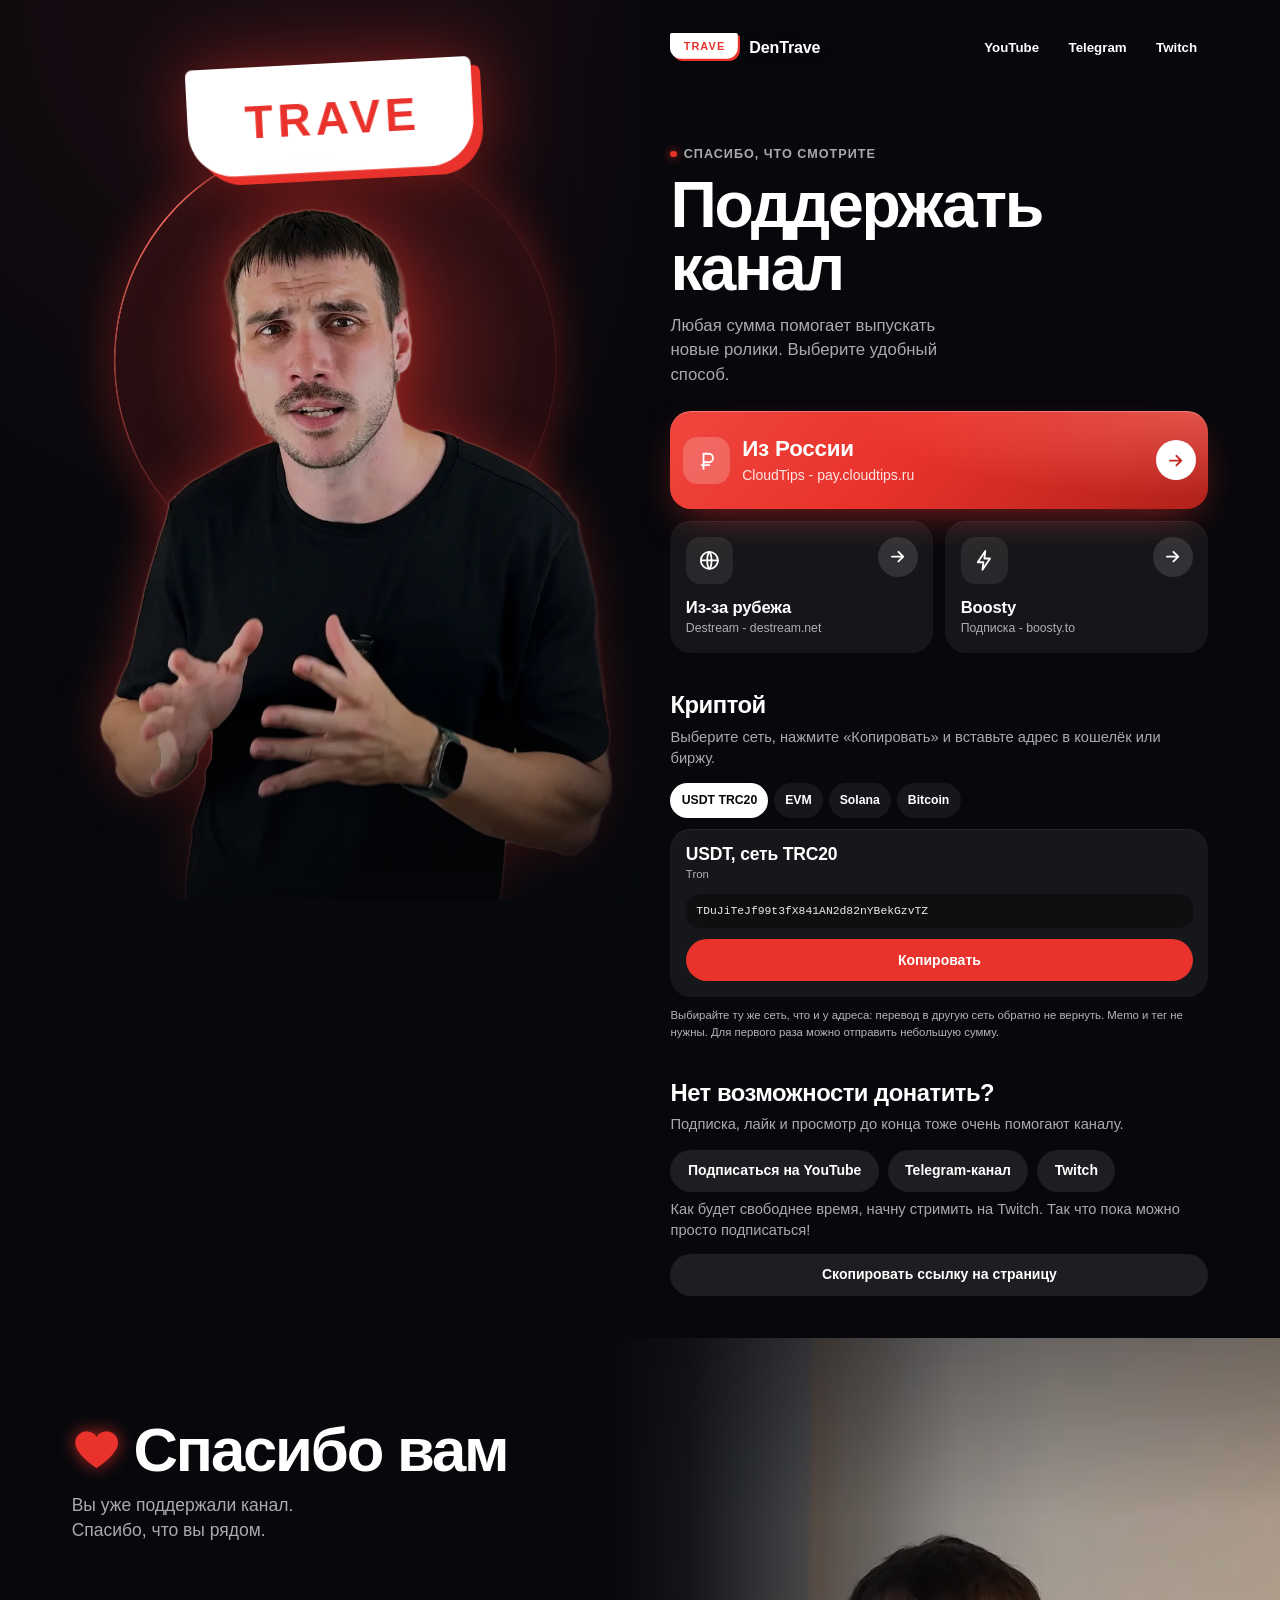
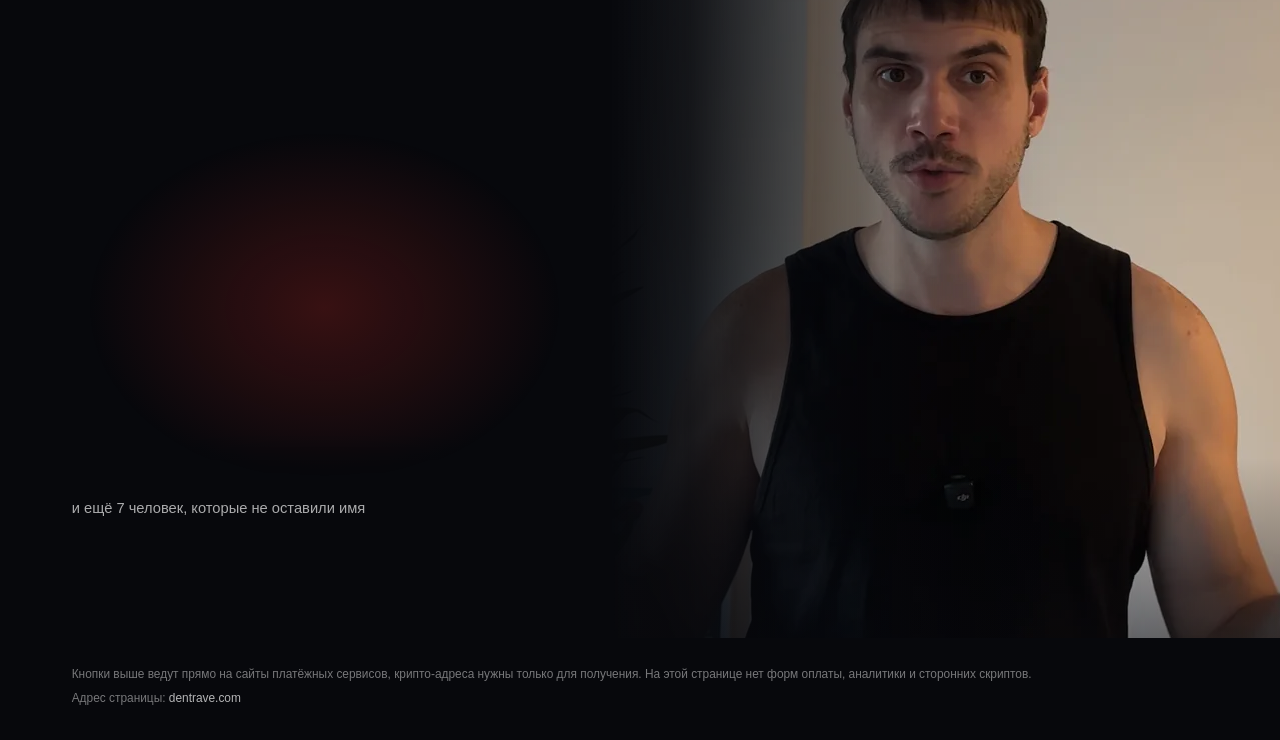
<file: index.html>
<!doctype html>
<html lang="ru">
<head>
<meta charset="utf-8">
<meta name="viewport" content="width=device-width, initial-scale=1, viewport-fit=cover">
<meta http-equiv="Content-Security-Policy" content="default-src 'none'; script-src 'self'; style-src 'self'; img-src 'self'; font-src 'self'; connect-src 'none'; base-uri 'none'; form-action 'none'">
<meta name="referrer" content="no-referrer">
<meta name="color-scheme" content="dark">
<meta name="theme-color" content="#07080c">
<title>Поддержать DenTrave</title>
<meta name="description" content="Поддержать канал DenTrave: CloudTips для зрителей из России, Destream из-за рубежа, Boosty, крипта. Спасибо, что смотрите.">
<link rel="canonical" href="https://dentrave.com/">
<meta property="og:type" content="website">
<meta property="og:site_name" content="DenTrave">
<meta property="og:title" content="Поддержать канал DenTrave">
<meta property="og:description" content="Спасибо, что смотрите. Карты, подписка и крипта: способы поддержать канал в одном месте.">
<meta property="og:url" content="https://dentrave.com/">
<meta property="og:image" content="https://dentrave.com/img/og.jpg">
<meta property="og:image:width" content="1200">
<meta property="og:image:height" content="630">
<meta name="twitter:card" content="summary_large_image">
<link rel="icon" type="image/png" sizes="32x32" href="img/favicon-32.png">
<link rel="apple-touch-icon" href="img/apple-touch-icon.png">
<link rel="stylesheet" href="style.css">
<script src="app.js" defer></script>
</head>
<body>

<div class="stage" id="top">

  <header class="top">
    <a class="brand" href="#top" aria-label="DenTrave, наверх">
      <svg class="mark" viewBox="0 0 1032 411" aria-hidden="true" focusable="false">
        <path d="M56 32H1008A24 24 0 0 1 1032 56V250A161 161 0 0 1 871 411H193A161 161 0 0 1 32 250V56A24 24 0 0 1 56 32Z" fill="#e8322b"/>
        <path d="M24 0H976A24 24 0 0 1 1000 24V218A161 161 0 0 1 839 379H161A161 161 0 0 1 0 218V24A24 24 0 0 1 24 0Z" fill="#fff"/>
        <text x="508" y="247" text-anchor="middle" font-family="'Helvetica Neue',Helvetica,Arial,sans-serif" font-weight="700" font-size="161" letter-spacing="16" fill="#e8322b">TRAVE</text>
      </svg>
      <span class="brand-name">DenTrave</span>
    </a>
    <nav class="top-links" aria-label="Каналы">
      <a href="https://www.youtube.com/@DenTrave" target="_blank" rel="noopener noreferrer">YouTube</a>
      <a href="https://t.me/dentraveai" target="_blank" rel="noopener noreferrer">Telegram</a>
      <a href="https://www.twitch.tv/dentraveai" target="_blank" rel="noopener noreferrer">Twitch</a>
    </nav>
  </header>

  <div class="photo">
    <div class="aura" aria-hidden="true">
      <svg class="biglogo" viewBox="0 0 1032 411" focusable="false">
        <path d="M56 32H1008A24 24 0 0 1 1032 56V250A161 161 0 0 1 871 411H193A161 161 0 0 1 32 250V56A24 24 0 0 1 56 32Z" fill="#e8322b"/>
        <path d="M24 0H976A24 24 0 0 1 1000 24V218A161 161 0 0 1 839 379H161A161 161 0 0 1 0 218V24A24 24 0 0 1 24 0Z" fill="#fff"/>
        <text x="508" y="247" text-anchor="middle" font-family="'Helvetica Neue',Helvetica,Arial,sans-serif" font-weight="700" font-size="161" letter-spacing="16" fill="#e8322b">TRAVE</text>
      </svg>
      <span class="ring"></span></div>
    <img class="cut" src="img/hero.webp" width="950" height="1166" alt="Ден, автор канала DenTrave" fetchpriority="high">
    <div class="shade" aria-hidden="true"></div>
  </div>

  <section class="copy">
    <p class="eyebrow"><span class="dot" aria-hidden="true"></span>Спасибо, что смотрите</p>
    <h1>Поддержать<br>канал</h1>
    <p class="lead">Любая сумма помогает выпускать новые ролики. Выберите удобный способ.</p>
  </section>

  <section class="ways" aria-label="Способы поддержки">
    <a class="way way-main" href="https://pay.cloudtips.ru/p/e88f9b66" target="_blank" rel="noopener noreferrer">
      <span class="ico" aria-hidden="true">
        <svg viewBox="0 0 24 24"><path d="M9 21V5h5.5a4.5 4.5 0 0 1 0 9H9M7 17h8"/></svg>
      </span>
      <span class="txt"><b>Из России</b><span>CloudTips - pay.cloudtips.ru</span></span>
      <span class="go" aria-hidden="true"><svg viewBox="0 0 24 24"><path d="M5 12h14M13 6l6 6-6 6"/></svg></span>
    </a>

    <a class="way" href="https://destream.net/live/DenTrave/donate" target="_blank" rel="noopener noreferrer">
      <span class="ico" aria-hidden="true">
        <svg viewBox="0 0 24 24"><circle cx="12" cy="12" r="9"/><path d="M3 12h18M12 3c3 3 3 15 0 18M12 3c-3 3-3 15 0 18"/></svg>
      </span>
      <span class="txt"><b>Из-за рубежа</b><span>Destream - destream.net</span></span>
      <span class="go" aria-hidden="true"><svg viewBox="0 0 24 24"><path d="M5 12h14M13 6l6 6-6 6"/></svg></span>
    </a>

    <a class="way" href="https://boosty.to/dentrave" target="_blank" rel="noopener noreferrer">
      <span class="ico" aria-hidden="true">
        <svg viewBox="0 0 24 24"><path d="M13 2 5 14h6l-1 8 8-12h-6z"/></svg>
      </span>
      <span class="txt"><b>Boosty</b><span>Подписка - boosty.to</span></span>
      <span class="go" aria-hidden="true"><svg viewBox="0 0 24 24"><path d="M5 12h14M13 6l6 6-6 6"/></svg></span>
    </a>
  </section>

  <section class="crypto" aria-label="Крипто">
    <h2>Криптой</h2>
    <p>Выберите сеть, нажмите «Копировать» и вставьте адрес в кошелёк или биржу.</p>
    <div class="wallets">
      <div class="wallet" data-net="USDT TRC20">
        <div class="wtxt"><b>USDT, сеть TRC20</b><span>Tron</span></div>
        <code>TDuJiTeJf99t3fX841AN2d82nYBekGzvTZ</code>
        <button class="cbtn" type="button" data-copy="TDuJiTeJf99t3fX841AN2d82nYBekGzvTZ" aria-label="Скопировать адрес USDT в сети TRC20 (Tron)">Копировать</button>
      </div>
      <div class="wallet" data-net="EVM">
        <div class="wtxt"><b>ERC20 и все EVM-сети</b><span>Ethereum, Arbitrum, BNB Chain (BEP20), Optimism, Base, Polygon и другие</span></div>
        <code>0x8A94851Ca0f415101533F7eCD9D9f8a379725265</code>
        <button class="cbtn" type="button" data-copy="0x8A94851Ca0f415101533F7eCD9D9f8a379725265" aria-label="Скопировать адрес для Ethereum и всех EVM-сетей (ERC20, BEP20, Arbitrum, Optimism)">Копировать</button>
      </div>
      <div class="wallet" data-net="Solana">
        <div class="wtxt"><b>Solana</b><span>SOL и токены сети Solana</span></div>
        <code>FCLWTr9eG371x26NEVd2N9ucoYqgGYzqdayM4wzNDB7k</code>
        <button class="cbtn" type="button" data-copy="FCLWTr9eG371x26NEVd2N9ucoYqgGYzqdayM4wzNDB7k" aria-label="Скопировать адрес в сети Solana">Копировать</button>
      </div>
      <div class="wallet" data-net="Bitcoin">
        <div class="wtxt"><b>Bitcoin</b><span>BTC, только сеть Bitcoin</span></div>
        <code>bc1q7mzrccc0u37mglz9jafmezpzfsd84qvfvjjr7j</code>
        <button class="cbtn" type="button" data-copy="bc1q7mzrccc0u37mglz9jafmezpzfsd84qvfvjjr7j" aria-label="Скопировать адрес Bitcoin (BTC)">Копировать</button>
      </div>
    </div>
    <p class="crypto-warn">Выбирайте ту же сеть, что и у адреса: перевод в другую сеть обратно не вернуть. Memo и тег не нужны. Для первого раза можно отправить небольшую сумму.</p>
  </section>

  <section class="free" aria-label="Бесплатная поддержка">
    <h2>Нет возможности донатить?</h2>
    <p>Подписка, лайк и просмотр до конца тоже очень помогают каналу.</p>
    <div class="free-row">
      <a class="btn" href="https://www.youtube.com/@DenTrave" target="_blank" rel="noopener noreferrer">Подписаться на YouTube</a>
      <a class="btn" href="https://t.me/dentraveai" target="_blank" rel="noopener noreferrer">Telegram-канал</a>
      <a class="btn" href="https://www.twitch.tv/dentraveai" target="_blank" rel="noopener noreferrer">Twitch</a>
    </div>
    <p class="stream-note">Как будет свободнее время, начну стримить на Twitch. Так что пока можно просто подписаться!</p>
    <button class="btn share" id="share" type="button" hidden>Отправить ссылку другу</button>
  </section>

</div>

<section class="gratitude" aria-labelledby="gratitude-title">
  <figure class="gphoto">
    <img src="img/thanks.webp" width="1200" height="900" alt="Ден разводит руки в благодарность" loading="lazy">
    <span class="gshade" aria-hidden="true"></span>
  </figure>
  <div class="gwrap">
    <div class="gtext">
      <h2 id="gratitude-title">
        <svg class="heart" viewBox="0 0 24 24" aria-hidden="true" focusable="false"><path d="M12 21s-7.2-4.6-9.6-9.3A5.6 5.6 0 0 1 12 5.8a5.6 5.6 0 0 1 9.6 5.9C19.2 16.4 12 21 12 21z"/></svg>
        Спасибо вам
      </h2>
      <p class="gratitude-lead">Вы уже поддержали канал. Спасибо, что вы рядом.</p>
    </div>
    <div class="sky" id="sky">
      <span class="glow" aria-hidden="true"></span>
      <ul class="donors" id="donors" aria-label="Люди, которые поддержали канал">
        <li>Роман</li>
        <li>dinamid</li>
        <li>Маликов</li>
        <li>Подписчик</li>
        <li>Артём М.</li>
        <li>Alina G.</li>
        <li>Valeriy R.</li>
        <li>Ametrin Y.</li>
        <li>Лёша</li>
        <li>iGor</li>
        <li>Alexish</li>
        <li>Kosmos0319</li>
        <li>Михаил</li>
        <li>Артём</li>
        <li>Юра</li>
        <li>Дамескус</li>
        <li>КролИИчья нора</li>
        <li>MeiYO S.</li>
        <li>Человек-без-ии-агента-(пока)</li>
      </ul>
    </div>
    <p class="donors-more">и ещё 7 человек, которые не оставили имя</p>
  </div>
</section>

<footer class="foot">
  <p>Кнопки выше ведут прямо на сайты платёжных сервисов, крипто-адреса нужны только для получения. На этой странице нет форм оплаты, аналитики и сторонних скриптов.</p>
  <p>Адрес страницы: <span class="addr">dentrave.com</span></p>
</footer>

</body>
</html>
</file>
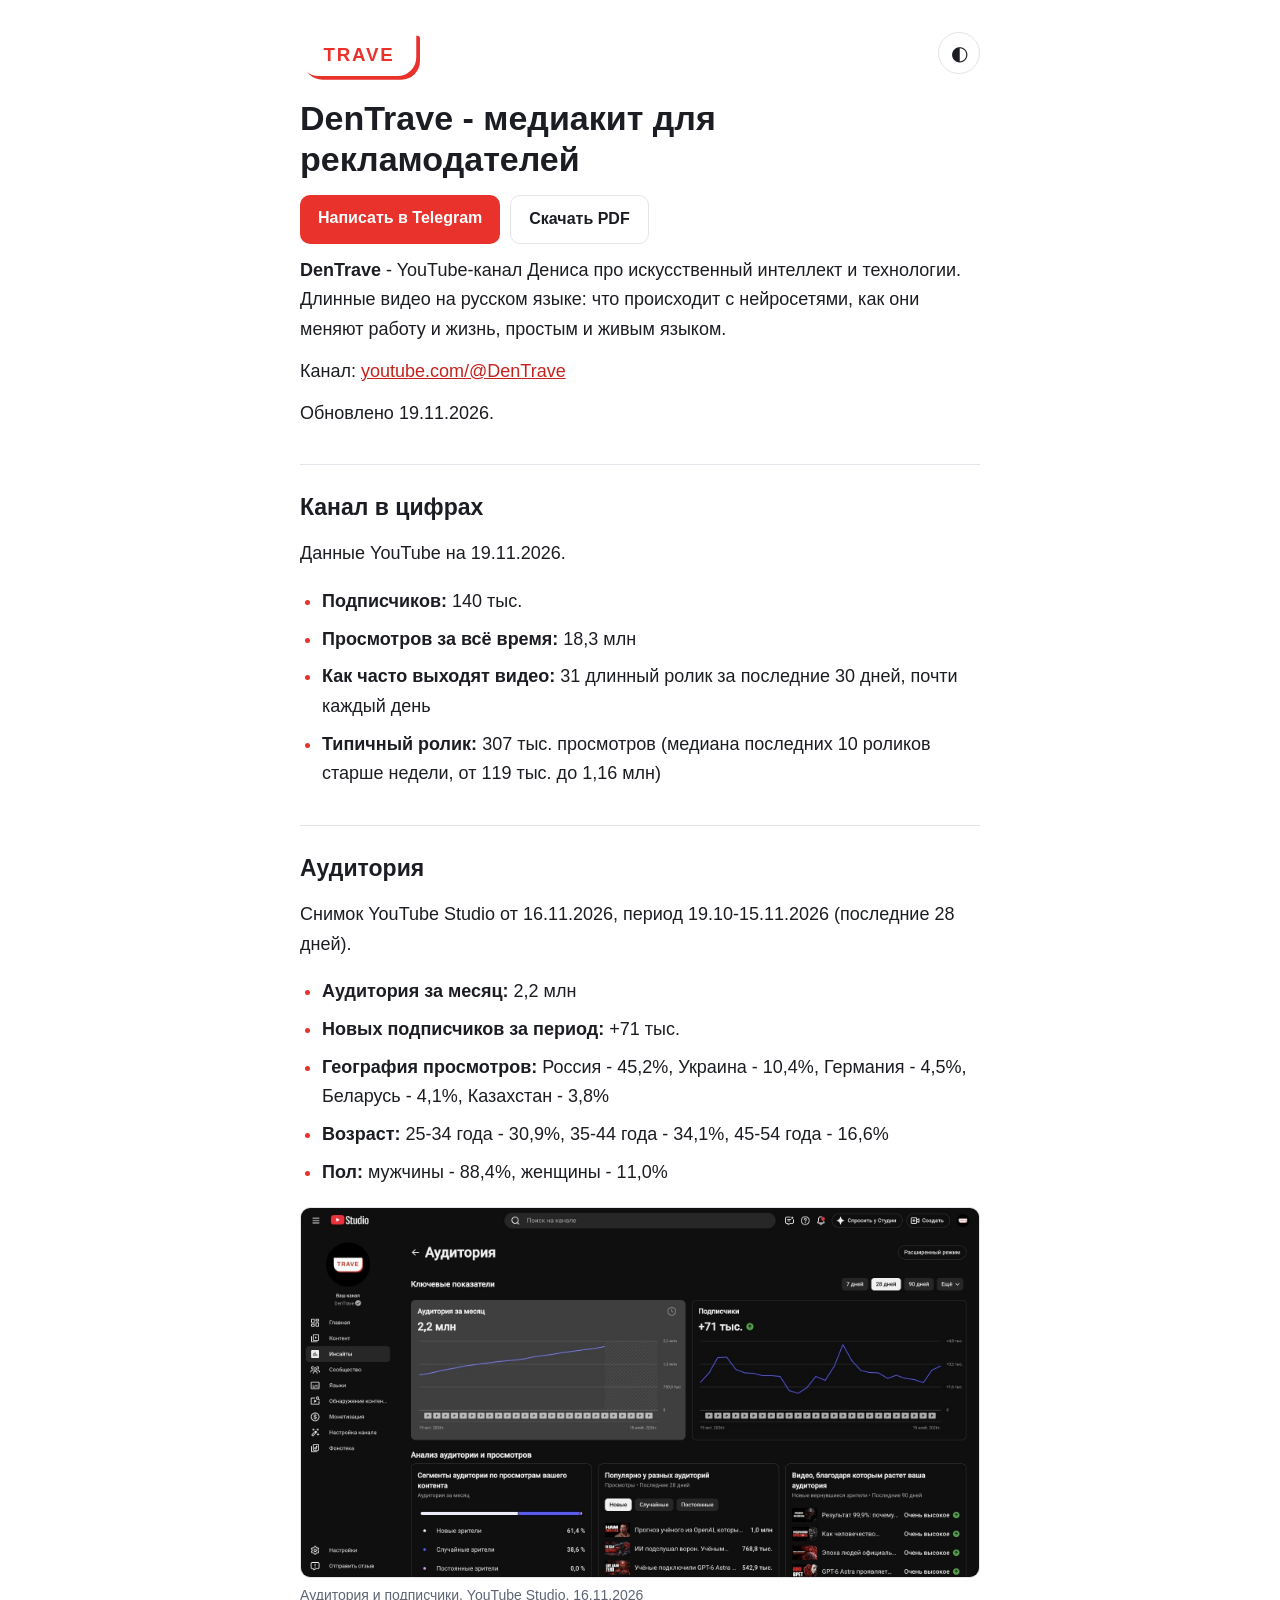
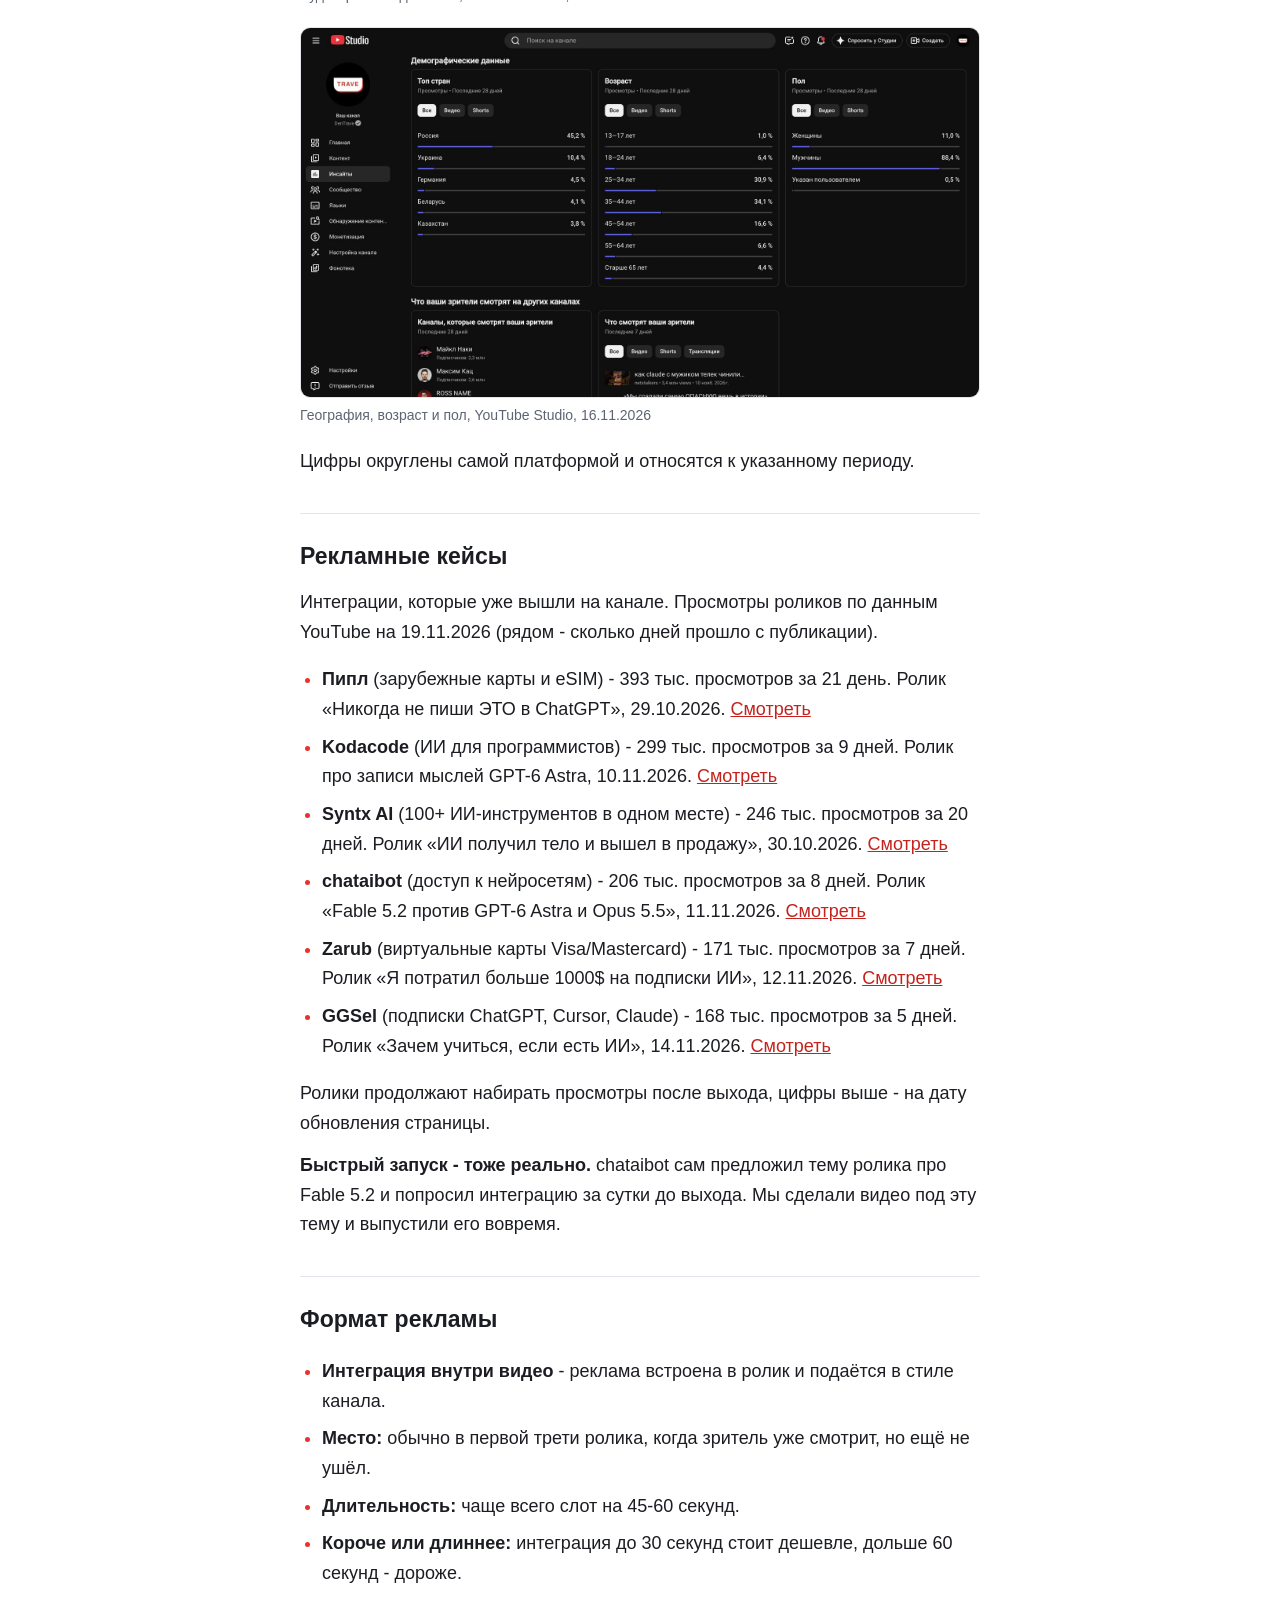
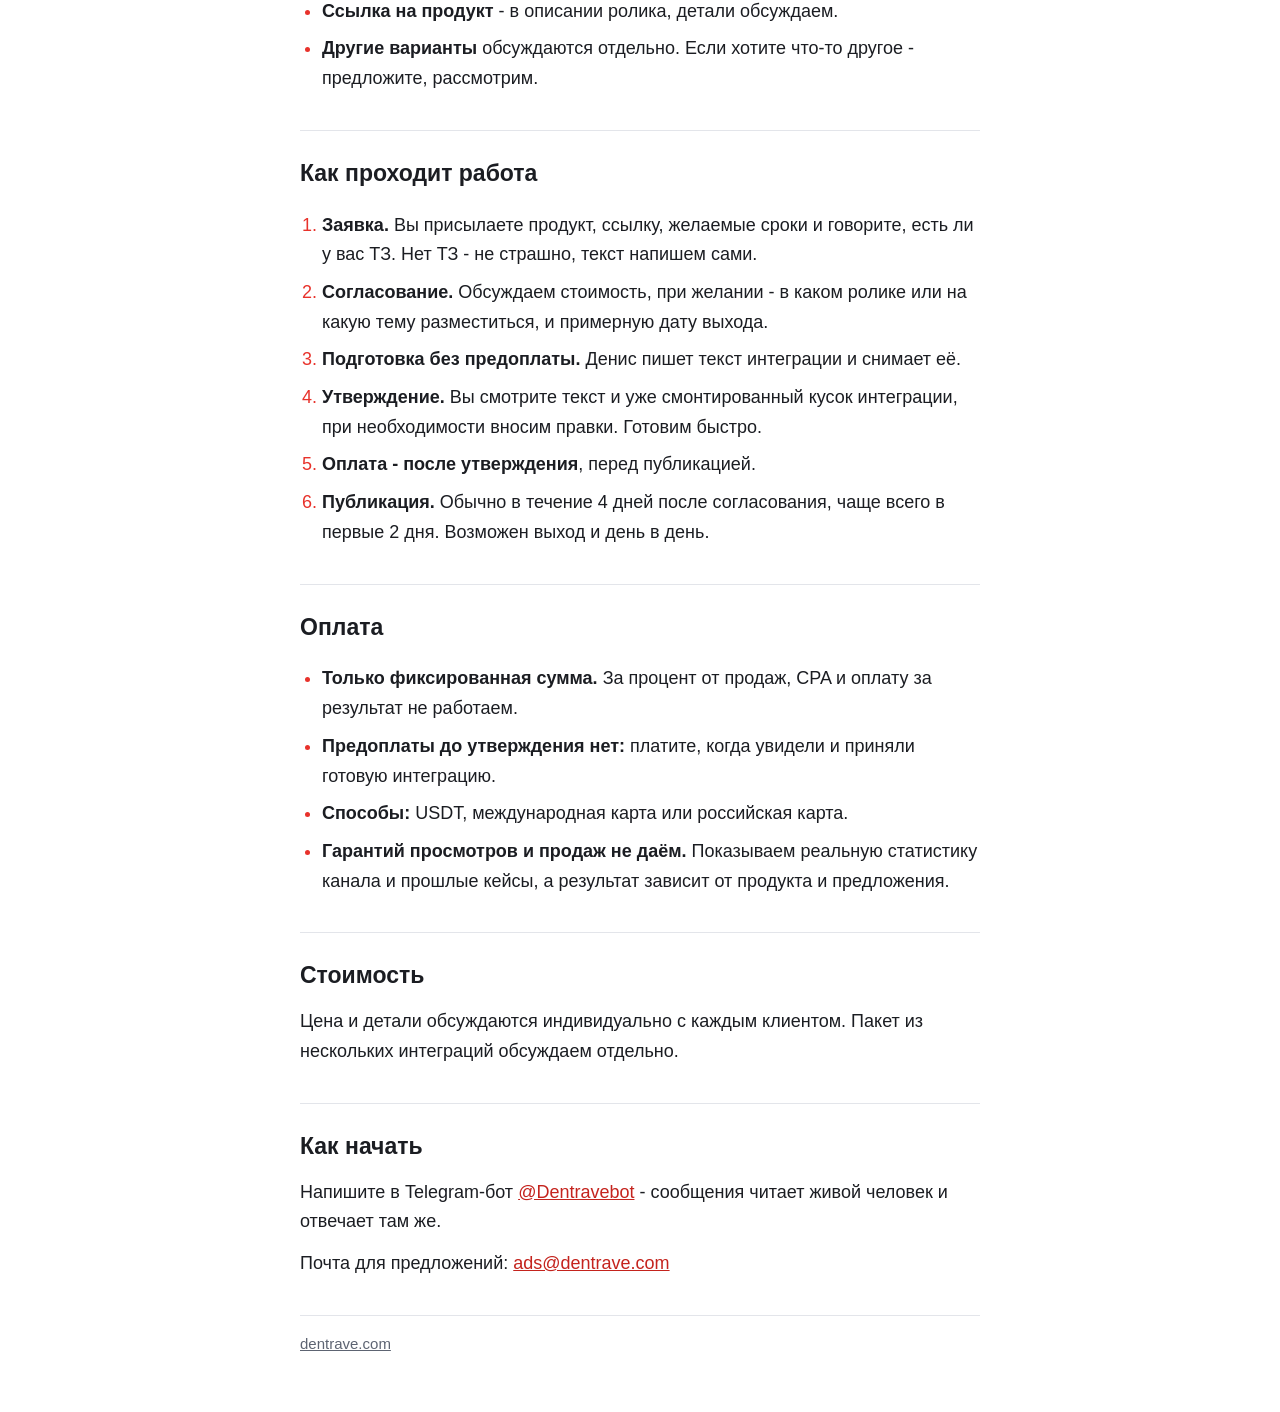
<file: mediakit/index.html>
<!doctype html>
<html lang="ru">
<head>
<meta charset="utf-8">
<meta name="viewport" content="width=device-width, initial-scale=1, viewport-fit=cover">
<meta http-equiv="Content-Security-Policy" content="default-src 'none'; script-src 'self'; style-src 'self'; img-src 'self'; base-uri 'none'; form-action 'none'">
<meta name="referrer" content="no-referrer">
<meta name="color-scheme" content="light dark">
<title>DenTrave - медиакит для рекламодателей</title>
<meta name="description" content="Реклама на YouTube-канале DenTrave: цифры канала, формат интеграций и как начать.">
<link rel="canonical" href="https://dentrave.com/mediakit/">
<meta property="og:title" content="DenTrave - медиакит для рекламодателей">
<meta property="og:url" content="https://dentrave.com/mediakit/">
<meta property="og:image" content="https://dentrave.com/img/og.jpg">
<link rel="icon" href="../img/favicon-32.png">
<link rel="stylesheet" href="style.css">
<script src="theme.js" defer></script>
</head>
<body>
<main>
<header><button id="theme" type="button" aria-label="Переключить дневной и ночной режим">◐</button><svg class="mark" viewBox="0 0 1032 411" role="img" aria-label="TRAVE"><path d="M56 32H1008A24 24 0 0 1 1032 56V250A161 161 0 0 1 871 411H193A161 161 0 0 1 32 250V56A24 24 0 0 1 56 32Z" fill="#e8322b"/><path d="M24 0H976A24 24 0 0 1 1000 24V218A161 161 0 0 1 839 379H161A161 161 0 0 1 0 218V24A24 24 0 0 1 24 0Z" fill="#fff"/><text x="508" y="247" text-anchor="middle" font-family="Helvetica Neue,Helvetica,Arial,sans-serif" font-weight="700" font-size="161" letter-spacing="16" fill="#e8322b">TRAVE</text></svg><h1>DenTrave - медиакит для рекламодателей</h1>
<p class="links"><a class="btn" href="https://t.me/Dentravebot" target="_blank" rel="noopener noreferrer">Написать в Telegram</a>
<a class="btn ghost" href="DenTrave-mediakit.pdf" download>Скачать PDF</a></p></header>
<article>
<p><strong>DenTrave</strong> - YouTube-канал Дениса про искусственный интеллект и технологии. Длинные видео на русском языке: что происходит с нейросетями, как они меняют работу и жизнь, простым и живым языком.</p>
<p>Канал: <a href="https://www.youtube.com/@DenTrave" target="_blank" rel="noopener noreferrer">youtube.com/@DenTrave</a></p>
<p>Обновлено 19.11.2026.</p>
<h2>Канал в цифрах</h2>
<p>Данные YouTube на 19.11.2026.</p>
<ul>
<li><strong>Подписчиков:</strong> 140 тыс.</li>
<li><strong>Просмотров за всё время:</strong> 18,3 млн</li>
<li><strong>Как часто выходят видео:</strong> 31 длинный ролик за последние 30 дней, почти каждый день</li>
<li><strong>Типичный ролик:</strong> 307 тыс. просмотров (медиана последних 10 роликов старше недели, от 119 тыс. до 1,16 млн)</li>
</ul>
<h2>Аудитория</h2>
<p>Снимок YouTube Studio от 16.11.2026, период 19.10-15.11.2026 (последние 28 дней).</p>
<ul>
<li><strong>Аудитория за месяц:</strong> 2,2 млн</li>
<li><strong>Новых подписчиков за период:</strong> +71 тыс.</li>
<li><strong>География просмотров:</strong> Россия - 45,2%, Украина - 10,4%, Германия - 4,5%, Беларусь - 4,1%, Казахстан - 3,8%</li>
<li><strong>Возраст:</strong> 25-34 года - 30,9%, 35-44 года - 34,1%, 45-54 года - 16,6%</li>
<li><strong>Пол:</strong> мужчины - 88,4%, женщины - 11,0%</li>
</ul>
<figure><a href="img/stats-audience.jpg"><img src="img/stats-audience.jpg" alt="Аудитория и подписчики, YouTube Studio, 16.11.2026" loading="lazy"></a><figcaption>Аудитория и подписчики, YouTube Studio, 16.11.2026</figcaption></figure>
<figure><a href="img/stats-demographics.jpg"><img src="img/stats-demographics.jpg" alt="География, возраст и пол, YouTube Studio, 16.11.2026" loading="lazy"></a><figcaption>География, возраст и пол, YouTube Studio, 16.11.2026</figcaption></figure>
<p>Цифры округлены самой платформой и относятся к указанному периоду.</p>
<h2>Рекламные кейсы</h2>
<p>Интеграции, которые уже вышли на канале. Просмотры роликов по данным YouTube на 19.11.2026 (рядом - сколько дней прошло с публикации).</p>
<ul>
<li><strong>Пипл</strong> (зарубежные карты и eSIM) - 393 тыс. просмотров за 21 день. Ролик «Никогда не пиши ЭТО в ChatGPT», 29.10.2026. <a href="https://youtu.be/ytTdqR_zYVg" target="_blank" rel="noopener noreferrer">Смотреть</a></li>
<li><strong>Kodacode</strong> (ИИ для программистов) - 299 тыс. просмотров за 9 дней. Ролик про записи мыслей GPT-6 Astra, 10.11.2026. <a href="https://youtu.be/pQbqpm4K7_Q" target="_blank" rel="noopener noreferrer">Смотреть</a></li>
<li><strong>Syntx AI</strong> (100+ ИИ-инструментов в одном месте) - 246 тыс. просмотров за 20 дней. Ролик «ИИ получил тело и вышел в продажу», 30.10.2026. <a href="https://youtu.be/9qxL7YBPpvs" target="_blank" rel="noopener noreferrer">Смотреть</a></li>
<li><strong>chataibot</strong> (доступ к нейросетям) - 206 тыс. просмотров за 8 дней. Ролик «Fable 5.2 против GPT-6 Astra и Opus 5.5», 11.11.2026. <a href="https://youtu.be/nQtOGUpP0YU" target="_blank" rel="noopener noreferrer">Смотреть</a></li>
<li><strong>Zarub</strong> (виртуальные карты Visa/Mastercard) - 171 тыс. просмотров за 7 дней. Ролик «Я потратил больше 1000$ на подписки ИИ», 12.11.2026. <a href="https://youtu.be/kemyzkbiHWM" target="_blank" rel="noopener noreferrer">Смотреть</a></li>
<li><strong>GGSel</strong> (подписки ChatGPT, Cursor, Claude) - 168 тыс. просмотров за 5 дней. Ролик «Зачем учиться, если есть ИИ», 14.11.2026. <a href="https://youtu.be/IYRuo2auBAg" target="_blank" rel="noopener noreferrer">Смотреть</a></li>
</ul>
<p>Ролики продолжают набирать просмотры после выхода, цифры выше - на дату обновления страницы.</p>
<p><strong>Быстрый запуск - тоже реально.</strong> chataibot сам предложил тему ролика про Fable 5.2 и попросил интеграцию за сутки до выхода. Мы сделали видео под эту тему и выпустили его вовремя.</p>
<h2>Формат рекламы</h2>
<ul>
<li><strong>Интеграция внутри видео</strong> - реклама встроена в ролик и подаётся в стиле канала.</li>
<li><strong>Место:</strong> обычно в первой трети ролика, когда зритель уже смотрит, но ещё не ушёл.</li>
<li><strong>Длительность:</strong> чаще всего слот на 45-60 секунд.</li>
<li><strong>Короче или длиннее:</strong> интеграция до 30 секунд стоит дешевле, дольше 60 секунд - дороже.</li>
<li><strong>Ссылка на продукт</strong> - в описании ролика, детали обсуждаем.</li>
<li><strong>Другие варианты</strong> обсуждаются отдельно. Если хотите что-то другое - предложите, рассмотрим.</li>
</ul>
<h2>Как проходит работа</h2>
<ol>
<li><strong>Заявка.</strong> Вы присылаете продукт, ссылку, желаемые сроки и говорите, есть ли у вас ТЗ. Нет ТЗ - не страшно, текст напишем сами.</li>
<li><strong>Согласование.</strong> Обсуждаем стоимость, при желании - в каком ролике или на какую тему разместиться, и примерную дату выхода.</li>
<li><strong>Подготовка без предоплаты.</strong> Денис пишет текст интеграции и снимает её.</li>
<li><strong>Утверждение.</strong> Вы смотрите текст и уже смонтированный кусок интеграции, при необходимости вносим правки. Готовим быстро.</li>
<li><strong>Оплата - после утверждения</strong>, перед публикацией.</li>
<li><strong>Публикация.</strong> Обычно в течение 4 дней после согласования, чаще всего в первые 2 дня. Возможен выход и день в день.</li>
</ol>
<h2>Оплата</h2>
<ul>
<li><strong>Только фиксированная сумма.</strong> За процент от продаж, CPA и оплату за результат не работаем.</li>
<li><strong>Предоплаты до утверждения нет:</strong> платите, когда увидели и приняли готовую интеграцию.</li>
<li><strong>Способы:</strong> USDT, международная карта или российская карта.</li>
<li><strong>Гарантий просмотров и продаж не даём.</strong> Показываем реальную статистику канала и прошлые кейсы, а результат зависит от продукта и предложения.</li>
</ul>
<h2>Стоимость</h2>
<p>Цена и детали обсуждаются индивидуально с каждым клиентом. Пакет из нескольких интеграций обсуждаем отдельно.</p>
<h2>Как начать</h2>
<p>Напишите в Telegram-бот <a href="https://t.me/Dentravebot" target="_blank" rel="noopener noreferrer">@Dentravebot</a> - сообщения читает живой человек и отвечает там же.</p>
<p>Почта для предложений: <a href="mailto:ads@dentrave.com">ads@dentrave.com</a></p>
</article>
<footer><a href="../">dentrave.com</a></footer>
</main>
</body>
</html>
</file>
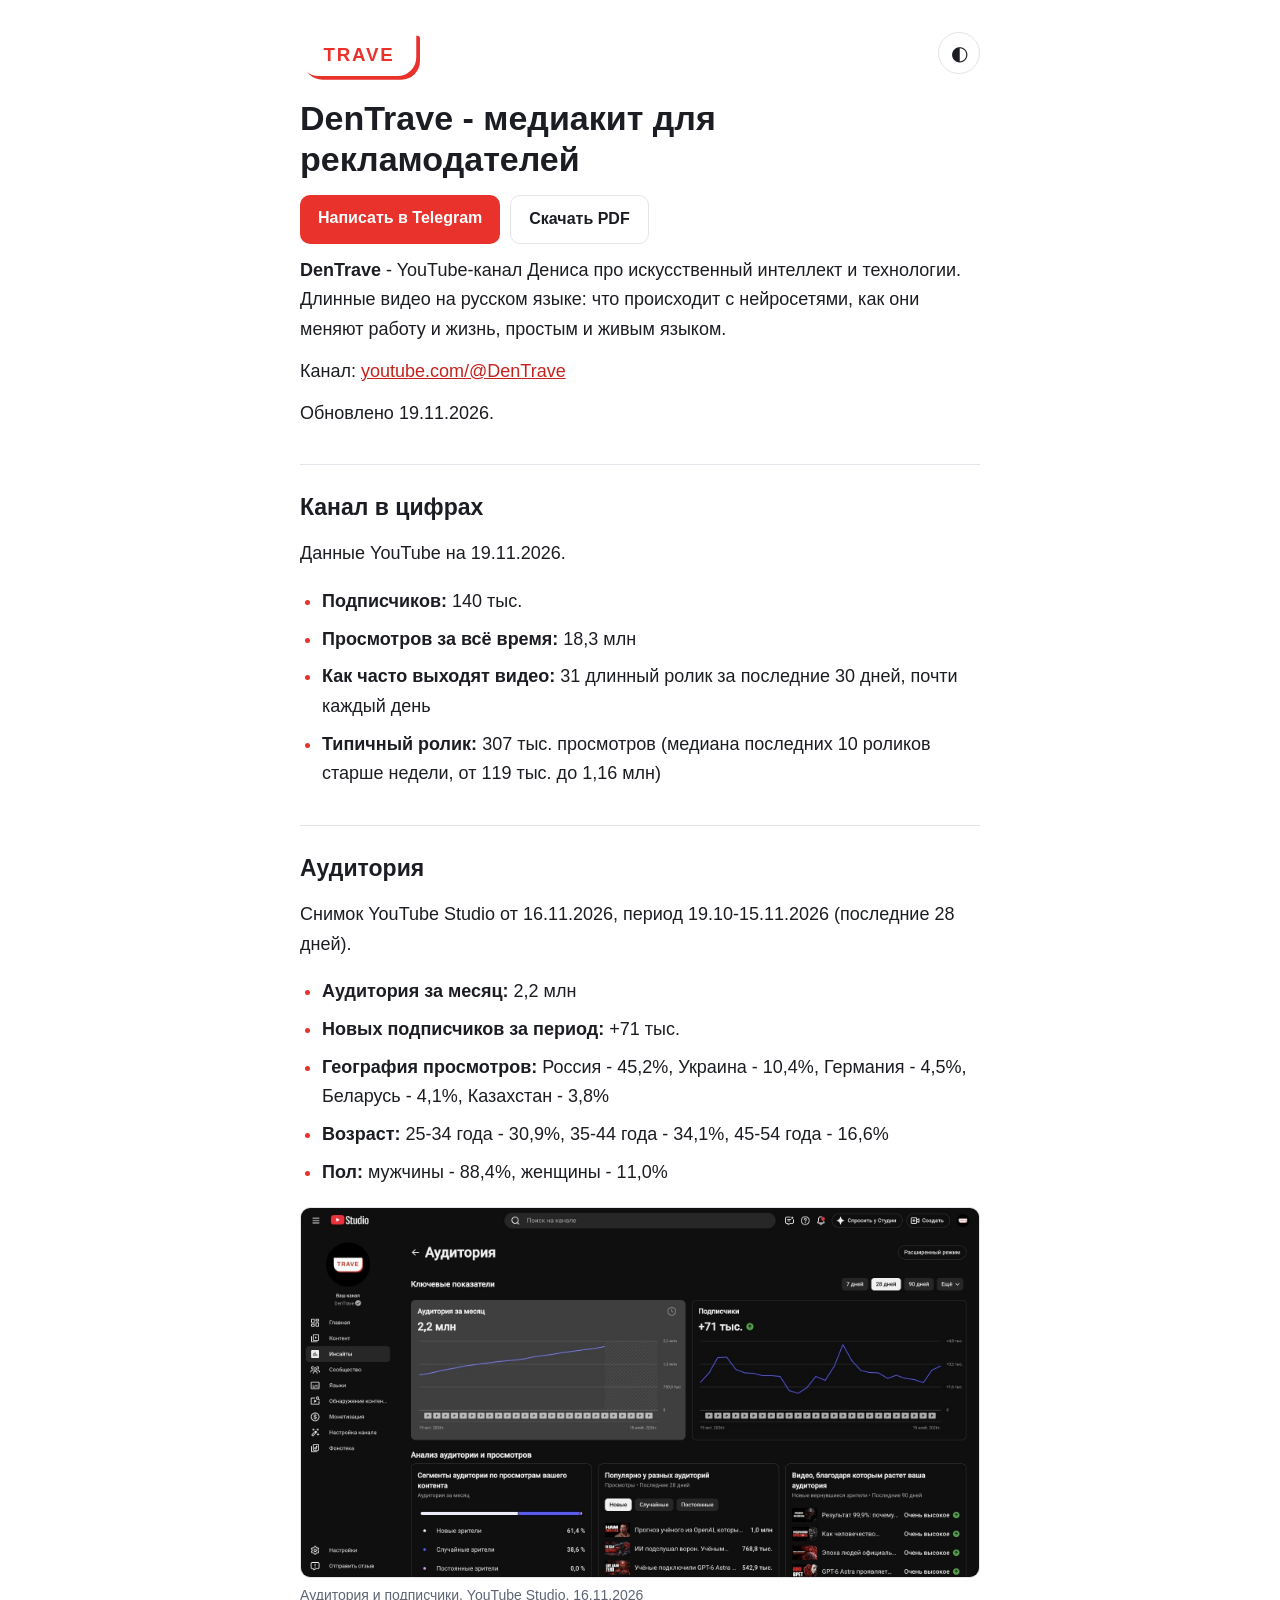
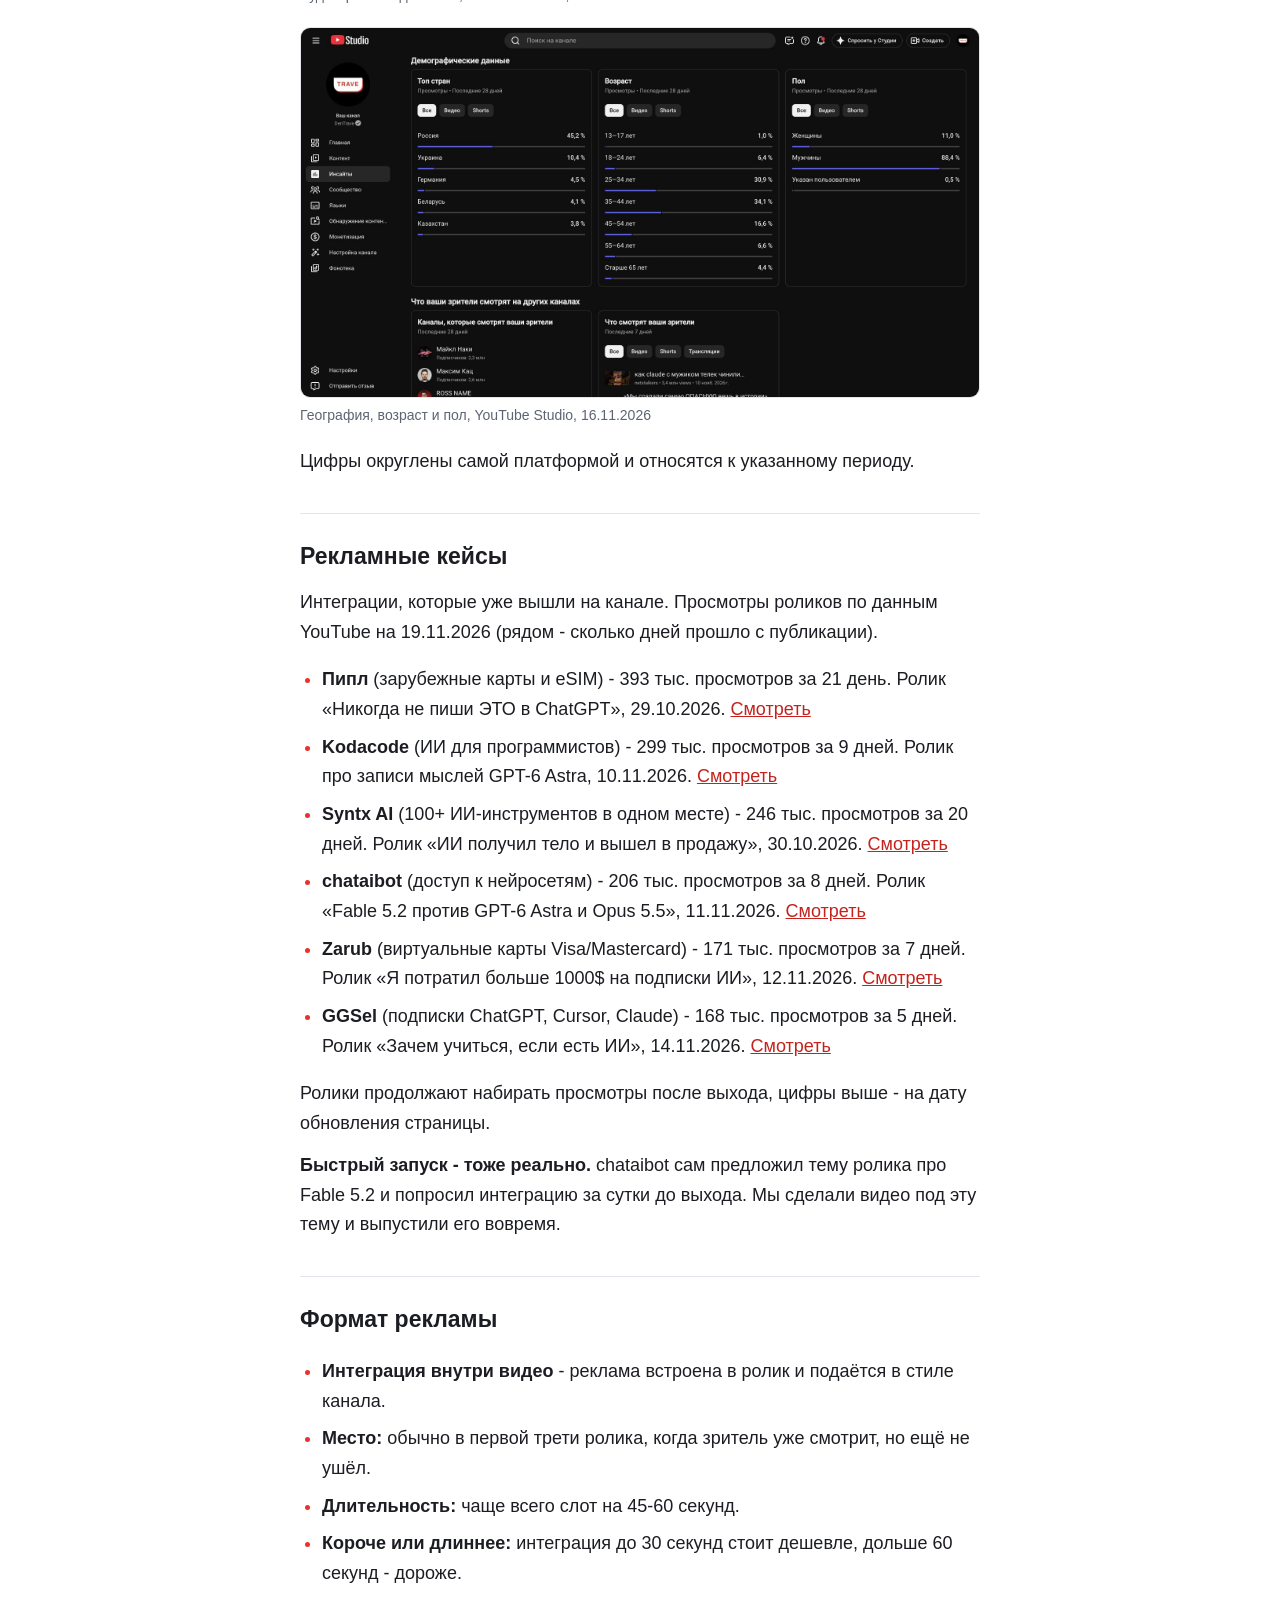
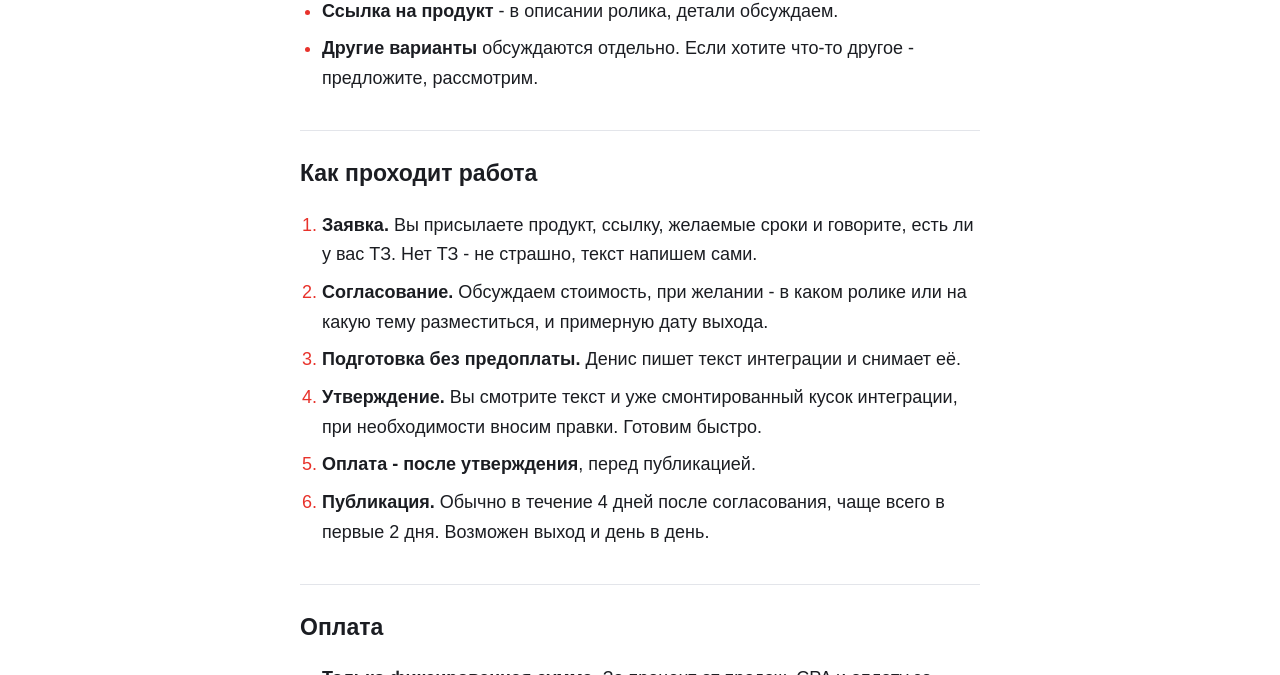
<file: portfolio/index.html>
<!doctype html>
<html lang="ru">
<head>
<meta charset="utf-8">
<meta http-equiv="Content-Security-Policy" content="default-src 'none'; base-uri 'none'; form-action 'none'">
<meta http-equiv="refresh" content="0; url=../mediakit/">
<link rel="canonical" href="https://dentrave.com/mediakit/">
<title>DenTrave - медиакит</title>
</head>
<body><p>Страница переехала: <a href="../mediakit/">dentrave.com/mediakit</a></p></body>
</html>
</file>
<file: style.css>
:root {
  --bg: #07080c;
  --card: rgba(255, 255, 255, .06);
  --card-hi: rgba(255, 255, 255, .1);
  --text: #fff;
  --mute: rgba(255, 255, 255, .66);
  --red: #e8322b;
  --red-hi: #ff5148;
  --pad: 1.25rem;
  --ease: cubic-bezier(.2, .7, .2, 1);
  color-scheme: dark;
}

*, *::before, *::after { box-sizing: border-box; }
* { margin: 0; }

html { font-size: 16px; -webkit-text-size-adjust: 100%; background: var(--bg); scroll-behavior: smooth; }

body {
  background: var(--bg);
  color: var(--text);
  font: 400 1rem/1.45 "Helvetica Neue", -apple-system, BlinkMacSystemFont, "SF Pro Text", Inter, "Segoe UI", Roboto, Arial, sans-serif;
  -webkit-font-smoothing: antialiased;
  min-height: 100vh;
  min-height: 100svh;
}

img { display: block; max-width: 100%; height: auto; }
a { color: inherit; }
button { font: inherit; color: inherit; }
ul { list-style: none; padding: 0; }
:focus-visible { outline: 2px solid #fff; outline-offset: 3px; border-radius: .9rem; }

.stage { position: relative; }

/* ---------- верхняя панель ---------- */
.top {
  position: absolute; inset: 0 0 auto 0; z-index: 5;
  display: flex; align-items: center; justify-content: space-between; gap: .75rem;
  padding: max(env(safe-area-inset-top), .875rem) var(--pad) 0;
}
.brand { display: flex; align-items: center; gap: .625rem; text-decoration: none; }
.mark { width: 4.4rem; height: auto; flex: none; }
.brand-name { font-weight: 700; font-size: 1.0625rem; letter-spacing: -.01em; text-shadow: 0 1px 12px rgba(0, 0, 0, .6); }
.top-links { display: flex; gap: .5rem; }
.top-links a {
  text-decoration: none; font-size: .875rem; font-weight: 600;
  padding: .5rem .8rem; border-radius: 999px;
  background: rgba(7, 8, 12, .5); -webkit-backdrop-filter: blur(14px); backdrop-filter: blur(14px);
  transition: background .2s ease;
}
.top-links a:hover { background: rgba(7, 8, 12, .8); }

/* ---------- фото ---------- */
.photo { position: relative; aspect-ratio: 4 / 5; max-height: 78vh; max-height: 78svh; width: 100%; overflow: hidden; }
.photo {
  container-type: inline-size; isolation: isolate;
  background:
    radial-gradient(55% 42% at 50% 40%, rgba(232, 50, 43, .5), rgba(232, 50, 43, .14) 48%, rgba(232, 50, 43, 0) 72%),
    radial-gradient(130% 90% at 50% 0, #1b0c12 0, var(--bg) 72%);
}
.photo img { position: absolute; z-index: 1; inset: 25cqw 0 0; width: 100%; height: calc(100% - 25cqw); object-fit: cover; object-position: 50% 0; }
.photo .cut { filter: brightness(.94) contrast(1.06) drop-shadow(0 0 1px rgba(255, 140, 130, .55)) drop-shadow(0 0 1.75rem rgba(232, 50, 43, .38)); }
/* за спиной: огромное слово и кольцо - голова их перекрывает */
.aura { position: absolute; inset: 0; z-index: 0; overflow: hidden; pointer-events: none; }
.biglogo {
  position: absolute; z-index: 1; left: 50%; top: 14cqw; width: 54cqw; height: auto; transform: translateX(-50%) rotate(-3deg);
  filter: drop-shadow(0 0 2.5rem rgba(232, 50, 43, .55)) drop-shadow(0 1.2rem 2rem rgba(0, 0, 0, .5));
}
.ring {
  position: absolute; left: 50%; top: 50cqw; width: 80cqw; aspect-ratio: 1; transform: translate(-50%, -50%);
  border-radius: 50%; border: 1px solid rgba(255, 81, 72, .22);
  box-shadow: 0 0 3rem rgba(232, 50, 43, .22), inset 0 0 3rem rgba(232, 50, 43, .14);
}
.ring::after {
  content: ""; position: absolute; inset: -1px; border-radius: 50%;
  background: conic-gradient(from 0deg, rgba(255, 81, 72, 0) 0 62%, rgba(255, 110, 100, .95) 88%, rgba(255, 81, 72, 0) 100%);
  -webkit-mask: radial-gradient(closest-side, transparent calc(100% - 2px), #000 calc(100% - 1.5px));
  mask: radial-gradient(closest-side, transparent calc(100% - 2px), #000 calc(100% - 1.5px));
}
.shade {
  position: absolute; inset: 0; z-index: 2; pointer-events: none;
  background:
    linear-gradient(180deg, rgba(7, 8, 12, .5) 0, rgba(7, 8, 12, 0) 18%, rgba(7, 8, 12, 0) 50%, rgba(7, 8, 12, .62) 72%, var(--bg) 93%);
}

/* ---------- заголовок ---------- */
.copy { position: relative; margin-top: -8.25rem; padding: 0 var(--pad) 1.5rem; }
.eyebrow { display: flex; align-items: center; gap: .5rem; font-size: .8125rem; font-weight: 600; letter-spacing: .08em; text-transform: uppercase; color: var(--mute); }
.dot { width: .45rem; height: .45rem; border-radius: 50%; background: var(--red); box-shadow: 0 0 .7rem var(--red); flex: none; }
h1 { margin-top: .625rem; font-size: clamp(2.6rem, 13vw, 4.25rem); line-height: .98; letter-spacing: -.035em; font-weight: 800; }
.lead { margin-top: .875rem; max-width: 30ch; font-size: 1.0625rem; color: var(--mute); }

/* ---------- способы поддержки ---------- */
.ways { display: grid; gap: .75rem; padding: 0 var(--pad); }
.way {
  position: relative;
  display: flex; align-items: center; gap: .875rem;
  min-height: 5.25rem; padding: .875rem;
  background: var(--card); border-radius: 1.5rem; text-decoration: none;
  box-shadow: inset 0 1px 0 rgba(255, 255, 255, .06);
  transition: transform .2s var(--ease), background .2s ease;
  -webkit-tap-highlight-color: transparent;
}
.way:hover { background: var(--card-hi); }
.way:active { transform: scale(.985); }
.ico { width: 3.375rem; height: 3.375rem; border-radius: 1.05rem; background: rgba(255, 255, 255, .08); display: grid; place-items: center; flex: none; }
.ico svg { width: 1.625rem; height: 1.625rem; fill: none; stroke: #fff; stroke-width: 1.9; stroke-linecap: round; stroke-linejoin: round; }
.txt { display: grid; gap: .125rem; min-width: 0; flex: 1; }
.txt b { font-size: 1.1875rem; line-height: 1.2; font-weight: 700; letter-spacing: -.01em; }
.txt span { font-size: .875rem; color: var(--mute); overflow-wrap: anywhere; }
.go { width: 2.875rem; height: 2.875rem; border-radius: 50%; background: rgba(255, 255, 255, .12); display: grid; place-items: center; flex: none; transition: transform .25s var(--ease); }
.go svg { width: 1.375rem; height: 1.375rem; fill: none; stroke: #fff; stroke-width: 2.4; stroke-linecap: round; stroke-linejoin: round; }
.way:hover .go { transform: translateX(.2rem); }

/* главный способ - CloudTips */
.way-main {
  min-height: 6.5rem;
  background:
    radial-gradient(120% 160% at 100% 0%, rgba(255, 120, 110, .55) 0, rgba(255, 120, 110, 0) 55%),
    linear-gradient(135deg, #f0463e 0%, #e8322b 45%, #b0211b 100%);
  box-shadow: inset 0 1px 0 rgba(255, 255, 255, .28), 0 1.1rem 3rem -1rem rgba(232, 50, 43, .6);
}
.way-main:hover { background:
    radial-gradient(120% 160% at 100% 0%, rgba(255, 140, 130, .6) 0, rgba(255, 140, 130, 0) 55%),
    linear-gradient(135deg, #f55a52 0%, #ee3a32 45%, #b8241e 100%); }
.way-main .ico { background: rgba(255, 255, 255, .2); }
.way-main .txt b { font-size: 1.375rem; }
.way-main .txt span { color: rgba(255, 255, 255, .88); }
.way-main .go { background: #fff; }
.way-main .go svg { stroke: #c4241d; }

/* ---------- крипта ---------- */
.crypto { padding: 2.25rem var(--pad) 0; }
.crypto h2, .free h2 { font-size: 1.5rem; line-height: 1.2; font-weight: 700; letter-spacing: -.02em; }
.crypto > p:not(.crypto-warn), .free > p { margin-top: .5rem; color: var(--mute); }
.wallets { margin-top: 1rem; display: grid; gap: .75rem; }
.wallet {
  display: grid; gap: .65rem; grid-template-rows: 1fr auto auto; padding: .9rem;
  background: var(--card); border-radius: 1.5rem;
  box-shadow: inset 0 1px 0 rgba(255, 255, 255, .06);
}
.wallet[hidden] { display: none; }
.wtxt { display: grid; gap: .125rem; align-content: start; min-width: 0; }
.wtxt b { font-size: 1.0625rem; line-height: 1.2; font-weight: 700; letter-spacing: -.01em; }
.wtxt span { font-size: .8125rem; line-height: 1.35; color: var(--mute); overflow-wrap: anywhere; }
.wallet code {
  display: block; padding: .65rem .75rem; border-radius: .9rem; background: rgba(0, 0, 0, .35);
  font: 500 .8125rem/1.45 ui-monospace, "SF Mono", Menlo, Consolas, monospace; color: rgba(255, 255, 255, .92);
  overflow-wrap: anywhere; word-break: break-all;
}
.cbtn {
  min-height: 2.75rem; padding: .625rem 1.1rem; border: 0; border-radius: 999px; cursor: pointer;
  font-size: .9375rem; font-weight: 600; background: rgba(255, 255, 255, .1);
  transition: background .2s ease, transform .2s ease; -webkit-tap-highlight-color: transparent;
}
.cbtn:hover { background: rgba(255, 255, 255, .17); }
.cbtn:active { transform: scale(.98); }
.cbtn.done { background: var(--red); }
.crypto-warn { margin-top: .75rem; font-size: .8125rem; line-height: 1.45; color: rgba(255, 255, 255, .7); }

/* вкладки сетей: появляются, когда работает скрипт */
.crypto.tabs-on .wallets { margin-top: .75rem; }
.crypto.tabs-on .wallet { padding: 1.1rem; gap: .8rem; }
.crypto.tabs-on .wallet .wtxt b { font-size: 1.25rem; }
.crypto.tabs-on .cbtn { background: var(--red); min-height: 3rem; font-size: 1rem; }
.crypto.tabs-on .cbtn:hover { background: var(--red-hi); }
.crypto.tabs-on .cbtn.done { background: #1f8f4e; }
.tabs { margin-top: 1rem; display: flex; flex-wrap: wrap; gap: .4rem; }
.tab {
  min-height: 2.5rem; padding: .5rem .8rem; border: 0; border-radius: 999px; cursor: pointer;
  font-size: .875rem; font-weight: 600; background: var(--card);
  transition: background .2s ease; -webkit-tap-highlight-color: transparent;
}
.tab:hover { background: var(--card-hi); }
.tab[aria-selected="true"] { background: #fff; color: #07080c; }
@media (min-width: 600px) { .crypto:not(.tabs-on) .wallets { grid-template-columns: repeat(2, minmax(0, 1fr)); } }

/* ---------- бесплатная поддержка ---------- */
.free { padding: 2.25rem var(--pad) 0; }
.free-row { margin-top: 1rem; display: flex; flex-wrap: wrap; gap: .625rem; }
.btn {
  display: inline-flex; align-items: center; justify-content: center; text-align: center; text-decoration: none;
  min-height: 3rem; padding: .75rem 1.25rem; border-radius: 999px; border: 0; cursor: pointer;
  font-size: 1rem; font-weight: 600; background: rgba(255, 255, 255, .09);
  transition: background .2s ease, transform .2s ease; -webkit-tap-highlight-color: transparent;
}
.btn:hover { background: rgba(255, 255, 255, .16); }
.btn:active { transform: scale(.98); }
.stream-note { margin-top: .875rem; font-size: .875rem; line-height: 1.45; color: rgba(255, 255, 255, .7); }
.share { margin-top: .875rem; width: 100%; }
.share[hidden] { display: none; }

/* ---------- спасибо вам ---------- */
.gratitude { position: relative; margin-top: 3rem; overflow: hidden; background: var(--bg); }
.gphoto { position: relative; aspect-ratio: 4 / 3; }
.gphoto img { width: 100%; height: 100%; object-fit: cover; object-position: 50% 26%; filter: brightness(.8); }
.gshade {
  position: absolute; inset: 0; pointer-events: none;
  background: linear-gradient(180deg, rgba(7, 8, 12, .4) 0, rgba(7, 8, 12, 0) 24%, rgba(7, 8, 12, .5) 60%, var(--bg) 90%, var(--bg) 100%);
}
.gwrap { position: relative; padding: 0 var(--pad); }
.gtext { position: relative; z-index: 2; margin-top: -5.5rem; }
.gratitude h2 { display: flex; align-items: center; gap: .6rem; font-size: clamp(2.2rem, 10.5vw, 3.4rem); line-height: 1; font-weight: 800; letter-spacing: -.035em; }
.heart { width: .8em; height: .8em; flex: none; fill: var(--red); filter: drop-shadow(0 0 .6rem rgba(232, 50, 43, .75)); }
.gratitude-lead { margin-top: .65rem; max-width: 30ch; font-size: 1.0625rem; color: var(--mute); }
.sky { position: relative; margin-top: 1.1rem; }
.glow { display: none; }
.donors { display: flex; flex-wrap: wrap; justify-content: center; gap: .6rem 1.2rem; padding: .5rem 0; }
.donors li { font-size: 1.2rem; font-weight: 700; letter-spacing: -.01em; text-shadow: 0 0 1.4rem rgba(232, 50, 43, .55); }
.donors-more { position: relative; margin-top: .85rem; padding-bottom: 3rem; text-align: center; font-size: .9375rem; color: var(--mute); }

/* имена плывут вверх, когда работает скрипт и не выбрано «уменьшить движение» */
.sky.fly {
  --h: 30rem;
  height: var(--h); overflow: hidden;
  -webkit-mask-image: linear-gradient(180deg, transparent 0, #000 22%, #000 90%, transparent 100%);
  mask-image: linear-gradient(180deg, transparent 0, #000 22%, #000 90%, transparent 100%);
}
.sky.fly .glow {
  display: block; position: absolute; inset: 10% -15% 0;
  background: radial-gradient(50% 52% at 50% 62%, rgba(232, 50, 43, .22), rgba(232, 50, 43, 0) 72%);
  pointer-events: none;
}
.sky.fly .donors { display: block; position: absolute; inset: 0; padding: 0; }
.sky.fly .donors li {
  position: absolute; left: calc(var(--x, 0) * 1px); top: var(--h);
  width: max-content; max-width: calc(var(--W, 320) * .8px);
  font-size: calc(1.15rem * var(--s, 1)); line-height: 1.2; text-align: center;
  text-shadow: 0 0 1.5rem rgba(232, 50, 43, .6), 0 .05rem .3rem rgba(0, 0, 0, .7);
  opacity: 0; will-change: transform, opacity;
  animation: float var(--cycle, 36s) linear infinite;
  animation-delay: var(--delay, 0s);
}
.sky.fly .donors li span {
  display: block;
  animation: sway var(--sd, 6s) ease-in-out infinite alternate;
  animation-delay: var(--sdl, 0s);
}
.spark {
  position: absolute; left: calc(var(--sx, 50) * 1%); top: var(--h);
  width: var(--sz, 4px); height: var(--sz, 4px); border-radius: 50%;
  background: #fff; box-shadow: 0 0 .55rem .12rem rgba(232, 50, 43, .75);
  opacity: 0; pointer-events: none;
  animation: spark var(--sdur, 12s) linear infinite;
  animation-delay: var(--sdel, 0s);
}
.sky.paused .donors li, .sky.paused .donors li span, .sky.paused .spark { animation-play-state: paused; }

@keyframes float {
  0%   { transform: translate3d(0, 0, 0); opacity: 0; }
  7%   { opacity: var(--o, 1); }
  43%  { opacity: var(--o, 1); }
  50%  { transform: translate3d(0, calc(-1 * (var(--h) + 5rem)), 0); opacity: 0; }
  100% { transform: translate3d(0, calc(-1 * (var(--h) + 5rem)), 0); opacity: 0; }
}
@keyframes sway {
  from { transform: translateX(calc(var(--sw, 12) * -1px)) rotate(-1.4deg); }
  to   { transform: translateX(calc(var(--sw, 12) * 1px)) rotate(1.4deg); }
}
@keyframes spark {
  0%   { transform: translate3d(0, 0, 0); opacity: 0; }
  12%  { opacity: var(--so, .8); }
  88%  { opacity: var(--so, .8); }
  100% { transform: translate3d(calc(var(--dx, 0) * 1px), calc(-1 * (var(--h) + 1rem)), 0); opacity: 0; }
}

/* ---------- подвал ---------- */
.foot { padding: 2rem var(--pad) calc(2rem + env(safe-area-inset-bottom)); display: grid; gap: .5rem; font-size: .8125rem; line-height: 1.5; color: rgba(255, 255, 255, .45); }
.addr { color: rgba(255, 255, 255, .7); overflow-wrap: anywhere; }

/* ---------- появление и живость ---------- */
@keyframes rise { from { opacity: 0; transform: translateY(.9rem); } to { opacity: 1; transform: none; } }
@keyframes fade { from { opacity: 0; } to { opacity: 1; } }
@keyframes glowpulse {
  0%, 100% { box-shadow: inset 0 1px 0 rgba(255, 255, 255, .28), 0 1.1rem 3rem -1rem rgba(232, 50, 43, .55); }
  50%      { box-shadow: inset 0 1px 0 rgba(255, 255, 255, .28), 0 1.3rem 3.6rem -.6rem rgba(232, 50, 43, .85); }
}
@media (prefers-reduced-motion: no-preference) {
  .copy > * { animation: rise .6s var(--ease) both; }
  .copy > :nth-child(2) { animation-delay: .06s; }
  .copy > :nth-child(3) { animation-delay: .12s; }
  .way { animation: rise .6s var(--ease) both; animation-delay: .18s; }
  .way:nth-child(2) { animation-delay: .26s; }
  .way:nth-child(3) { animation-delay: .34s; }
  .way-main { animation: rise .6s var(--ease) .18s both, glowpulse 3.6s ease-in-out 1.2s infinite; }
  .photo img { animation: fade 1s ease both; }
  .biglogo { animation: fade 1.4s ease .2s both; }
  .ring::after { animation: spin 14s linear infinite; }
}
@keyframes spin { to { transform: rotate(360deg); } }
@media (prefers-reduced-motion: reduce) {
  html { scroll-behavior: auto; }
  *, *::before, *::after { animation: none !important; transition: none !important; }
}

/* ---------- телефоны ---------- */
@media (max-width: 520px) { .brand-name { display: none; } }
@media (max-width: 359px) {
  :root { --pad: .875rem; }
  .txt b { font-size: 1.0625rem; }
  .way-main .txt b { font-size: 1.1875rem; }
}

/* ---------- планшет ---------- */
@media (min-width: 600px) and (max-width: 899px) {
  :root { --pad: 1.75rem; }
  .photo { aspect-ratio: 16 / 11; max-height: 70vh; }
  .photo img { inset: 15cqw 0 0; height: calc(100% - 15cqw); object-fit: contain; object-position: 50% 100%; }
  .biglogo { top: 5cqw; width: 30cqw; }
  .ring { top: 30cqw; width: 44cqw; }
  .copy { margin-top: -9.5rem; }
  .ways, .crypto, .free, .gwrap { max-width: 40rem; margin-inline: auto; width: 100%; }
  .sky.fly { --h: 34rem; }
}

/* ---------- компьютер и телевизор: лицо слева (липкое), справа контент, внизу «спасибо» ---------- */
/* Всё меряется в rem, а rem растёт вместе с шириной окна, поэтому та же вёрстка держится от ноутбука до 4K. */
@media (min-width: 900px) {
  html { font-size: clamp(14px, 1.05vw, 34px); }
  :root { --pad: 0px; --gut: 5.6vw; }

  .stage { display: grid; grid-template-columns: minmax(0, 11fr) minmax(0, 10fr); align-content: start; min-height: 100vh; min-height: 100svh; }
  .stage > .photo {
    grid-column: 1; grid-row: 1 / span 5;
    position: sticky; top: 0; align-self: start;
    aspect-ratio: auto; max-height: none; height: 100vh; height: 100svh;
  }
  .photo img { position: absolute; inset: 19vh 0 0; width: 100%; height: calc(100% - 19vh); object-fit: contain; object-position: 50% 100%; }
  .biglogo { top: 7vh; width: min(44cqw, 34vh); }
  .ring { top: 40vh; width: min(66cqw, 54vh); }
  .shade {
    background:
      linear-gradient(90deg, rgba(7, 8, 12, 0) 80%, rgba(7, 8, 12, .6) 94%, var(--bg) 100%),
      linear-gradient(180deg, rgba(7, 8, 12, 0) 75%, rgba(7, 8, 12, .7) 100%);
  }
  .stage > :not(.photo) { grid-column: 2; width: 100%; padding-left: 0; padding-right: var(--gut); }

  .top { position: static; padding-top: clamp(1rem, 3.4vh, 3rem); padding-bottom: 0; }
  .mark { width: 5rem; }
  .brand-name { display: inline; font-size: 1.15rem; }
  .top-links a { font-size: .95rem; }

  .copy { margin-top: 0; padding-top: clamp(1.5rem, 9vh, 7rem); padding-bottom: 1.75rem; }
  .eyebrow { font-size: .9rem; }
  h1 { margin-top: .75rem; font-size: 4.6rem; }
  .lead { margin-top: 1rem; max-width: 34ch; font-size: 1.2rem; }

  .ways { grid-template-columns: repeat(2, minmax(0, 1fr)); gap: .85rem; }
  .way-main { grid-column: 1 / -1; min-height: 7rem; }
  .way-main .txt b { font-size: 1.6rem; }
  .way-main .txt span { font-size: 1rem; }
  .way:not(.way-main) { flex-direction: column; align-items: flex-start; gap: 0; min-height: 0; padding: 1.1rem; }
  .way:not(.way-main) .txt { flex: none; width: 100%; margin-top: 1rem; }
  .way:not(.way-main) .go { position: absolute; top: 1.1rem; right: 1.1rem; }

  .crypto, .free { padding-top: 2.75rem; }
  .crypto h2, .free h2 { font-size: 1.7rem; }
  .crypto > p:not(.crypto-warn), .free > p { font-size: 1.05rem; }
  .free { padding-bottom: 3rem; }

  /* «Спасибо вам» - широкая полоса: слева имена, справа фото */
  .gratitude {
    margin-top: 0; display: grid; grid-template-columns: minmax(0, 10fr) minmax(0, 11fr);
    min-height: 100vh; min-height: 100svh;
  }
  .gwrap { grid-column: 1; grid-row: 1; display: flex; flex-direction: column; max-width: none; margin: 0; padding: clamp(2.5rem, 9vh, 8rem) 2.5vw clamp(1.5rem, 4vh, 4rem) var(--gut); }
  .gphoto { grid-column: 2; grid-row: 1; aspect-ratio: auto; min-height: 100%; }
  .gphoto img { position: absolute; inset: 0; width: 100%; height: 100%; object-position: 50% 28%; filter: brightness(.85); }
  .gshade {
    background:
      linear-gradient(270deg, rgba(7, 8, 12, 0) 34%, rgba(7, 8, 12, .1) 48%, rgba(7, 8, 12, .5) 68%, rgba(7, 8, 12, .9) 88%, var(--bg) 100%),
      linear-gradient(180deg, rgba(7, 8, 12, .3) 0, rgba(7, 8, 12, 0) 20%, rgba(7, 8, 12, 0) 80%, rgba(7, 8, 12, .5) 100%);
  }
  .gtext { margin-top: 0; }
  .gratitude h2 { font-size: 4.4rem; gap: .9rem; }
  .gratitude-lead { margin-top: .9rem; font-size: 1.25rem; max-width: 28ch; }
  .sky { margin-top: 1.5rem; flex: 1; min-height: 0; }
  .donors li { font-size: 1.5rem; }
  .sky.fly { --h: clamp(24rem, 58svh, 56rem); flex: none; -webkit-mask-image: linear-gradient(180deg, transparent 0, #000 14%, #000 90%, transparent 100%); mask-image: linear-gradient(180deg, transparent 0, #000 14%, #000 90%, transparent 100%); }
  .sky.fly .donors li { font-size: calc(1.45rem * var(--s, 1)); }
  .donors-more { padding-bottom: 0; text-align: left; font-size: 1.05rem; }

  .foot { padding: 2rem var(--gut) 2.25rem; font-size: .85rem; max-width: none; }
}
</file>
<file: mediakit/style.css>
:root{--bg:#ffffff;--text:#1b1d22;--muted:#5d6472;--line:#e3e5ea;--link:#c4231d;--red:#e8322b;--btn:#e8322b}
@media (prefers-color-scheme:dark){:root:not([data-theme=light]){--bg:#0f1115;--text:#e6e8ee;--muted:#9aa1b0;--line:#262a33;--link:#ff6b62}}
:root[data-theme=dark]{--bg:#0f1115;--text:#e6e8ee;--muted:#9aa1b0;--line:#262a33;--link:#ff6b62}
*{box-sizing:border-box}
html{-webkit-text-size-adjust:100%}
body{margin:0;background:var(--bg);color:var(--text);font:18px/1.65 -apple-system,BlinkMacSystemFont,"Segoe UI","Helvetica Neue",Arial,sans-serif;transition:background .2s,color .2s}
main{max-width:720px;margin:0 auto;padding:32px 20px 56px}
header{position:relative;margin-bottom:8px}
#theme{position:absolute;top:0;right:0;width:42px;height:42px;border-radius:50%;border:1px solid var(--line);background:transparent;color:var(--text);font-size:20px;cursor:pointer}
.mark{width:120px;height:auto;display:block;margin:0 0 18px}
h1{font-size:clamp(26px,5vw,34px);line-height:1.2;margin:0 0 16px}
.links{display:flex;gap:10px;flex-wrap:wrap;margin:0 0 8px}
.btn{display:inline-block;padding:10px 18px;border-radius:10px;background:var(--btn);color:#fff;text-decoration:none;font-weight:600;font-size:16px}
.btn.ghost{background:transparent;border:1px solid var(--line);color:var(--text)}
h2{font-size:23px;margin:36px 0 8px;padding-top:24px;border-top:1px solid var(--line)}
p{margin:12px 0}
ul,ol{padding-left:22px}
li{margin:8px 0}
li::marker{color:var(--red)}
a{color:var(--link)}
figure{margin:20px 0}
figure img{width:100%;height:auto;border-radius:10px;border:1px solid var(--line);display:block}
figcaption{color:var(--muted);font-size:14px;margin-top:6px}
footer{margin-top:36px;padding-top:16px;border-top:1px solid var(--line);color:var(--muted);font-size:15px}
footer a{color:var(--muted)}
@media (max-width:560px){body{font-size:17px}}
@media print{
:root,:root[data-theme=dark]{--bg:#fff;--text:#1b1d22;--muted:#5d6472;--line:#e3e5ea;--link:#c4231d}
body{font-size:12.5pt;transition:none}
main{max-width:none;padding:0}
#theme,.links,footer{display:none}
h2{break-after:avoid;margin-top:22px;padding-top:14px}
figure,li{break-inside:avoid}
a{text-decoration:none}
@page{size:A4;margin:16mm 16mm 18mm}
}
</file>
